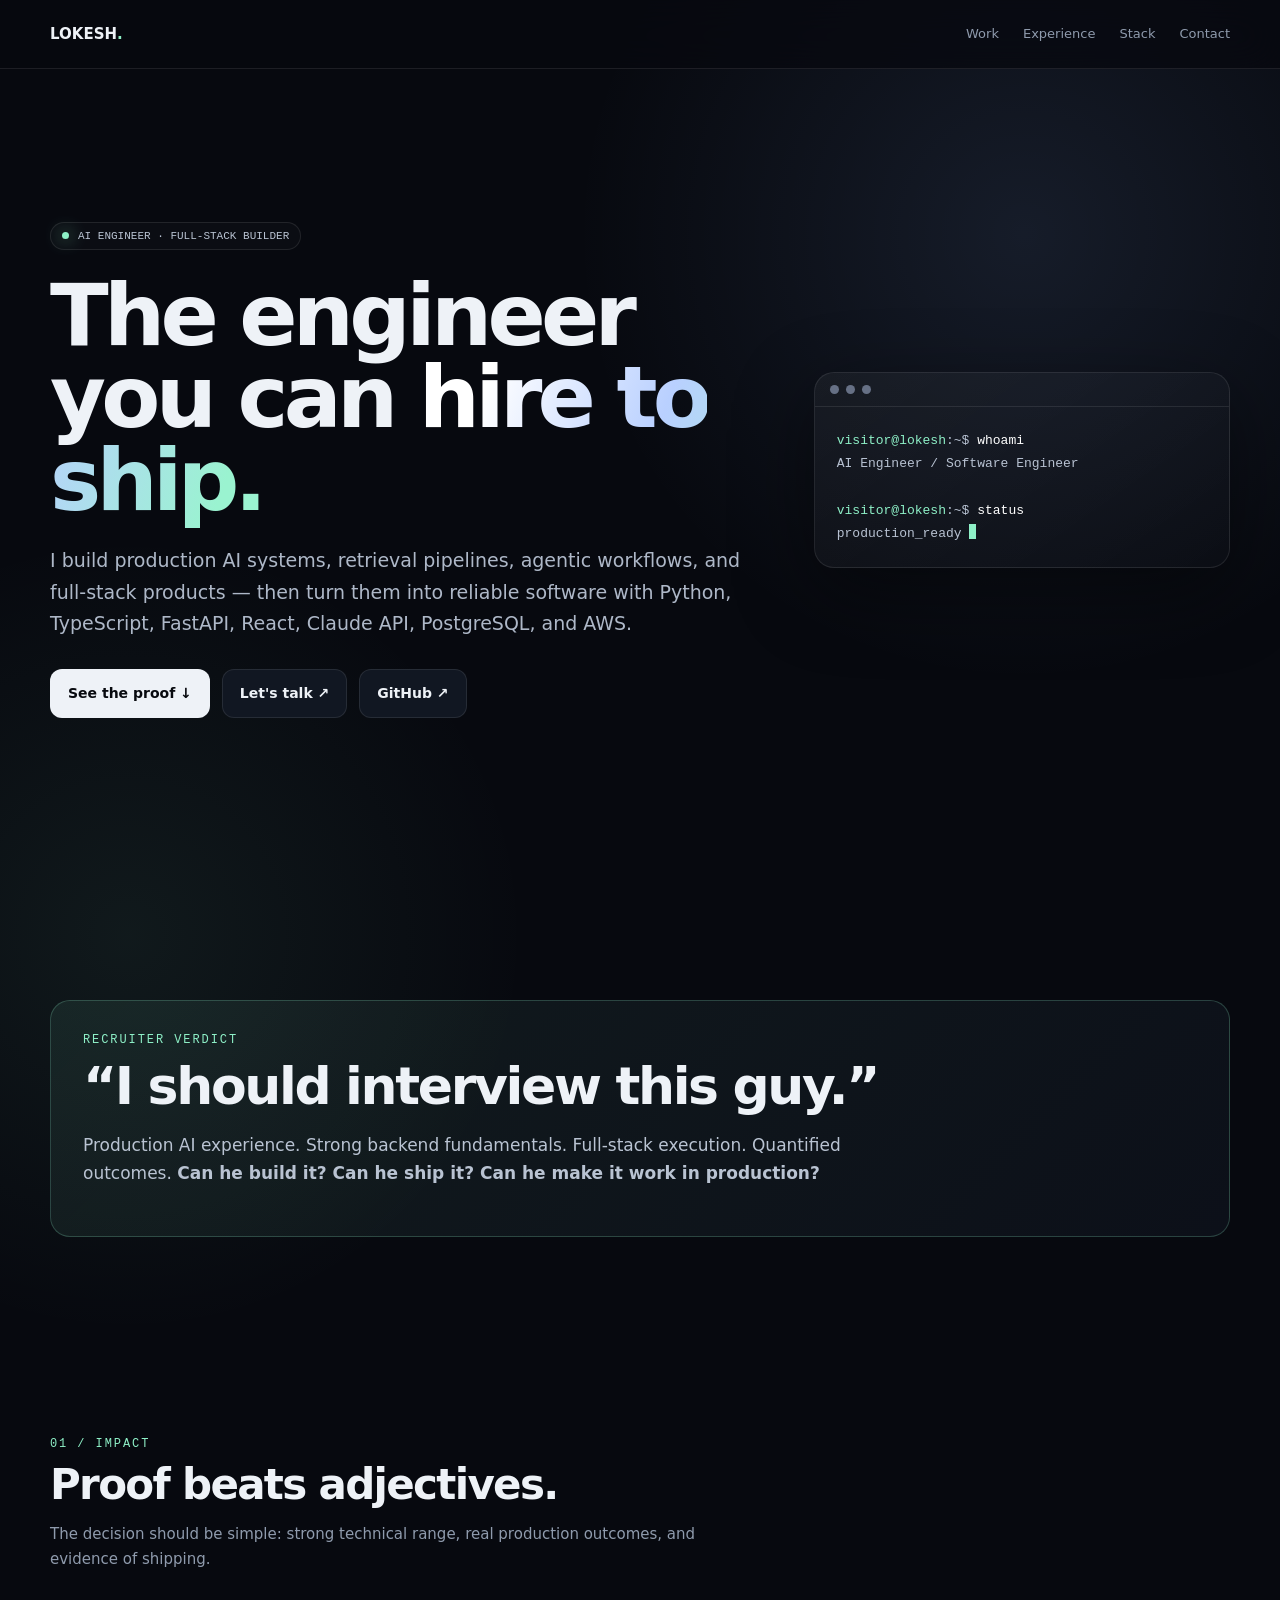
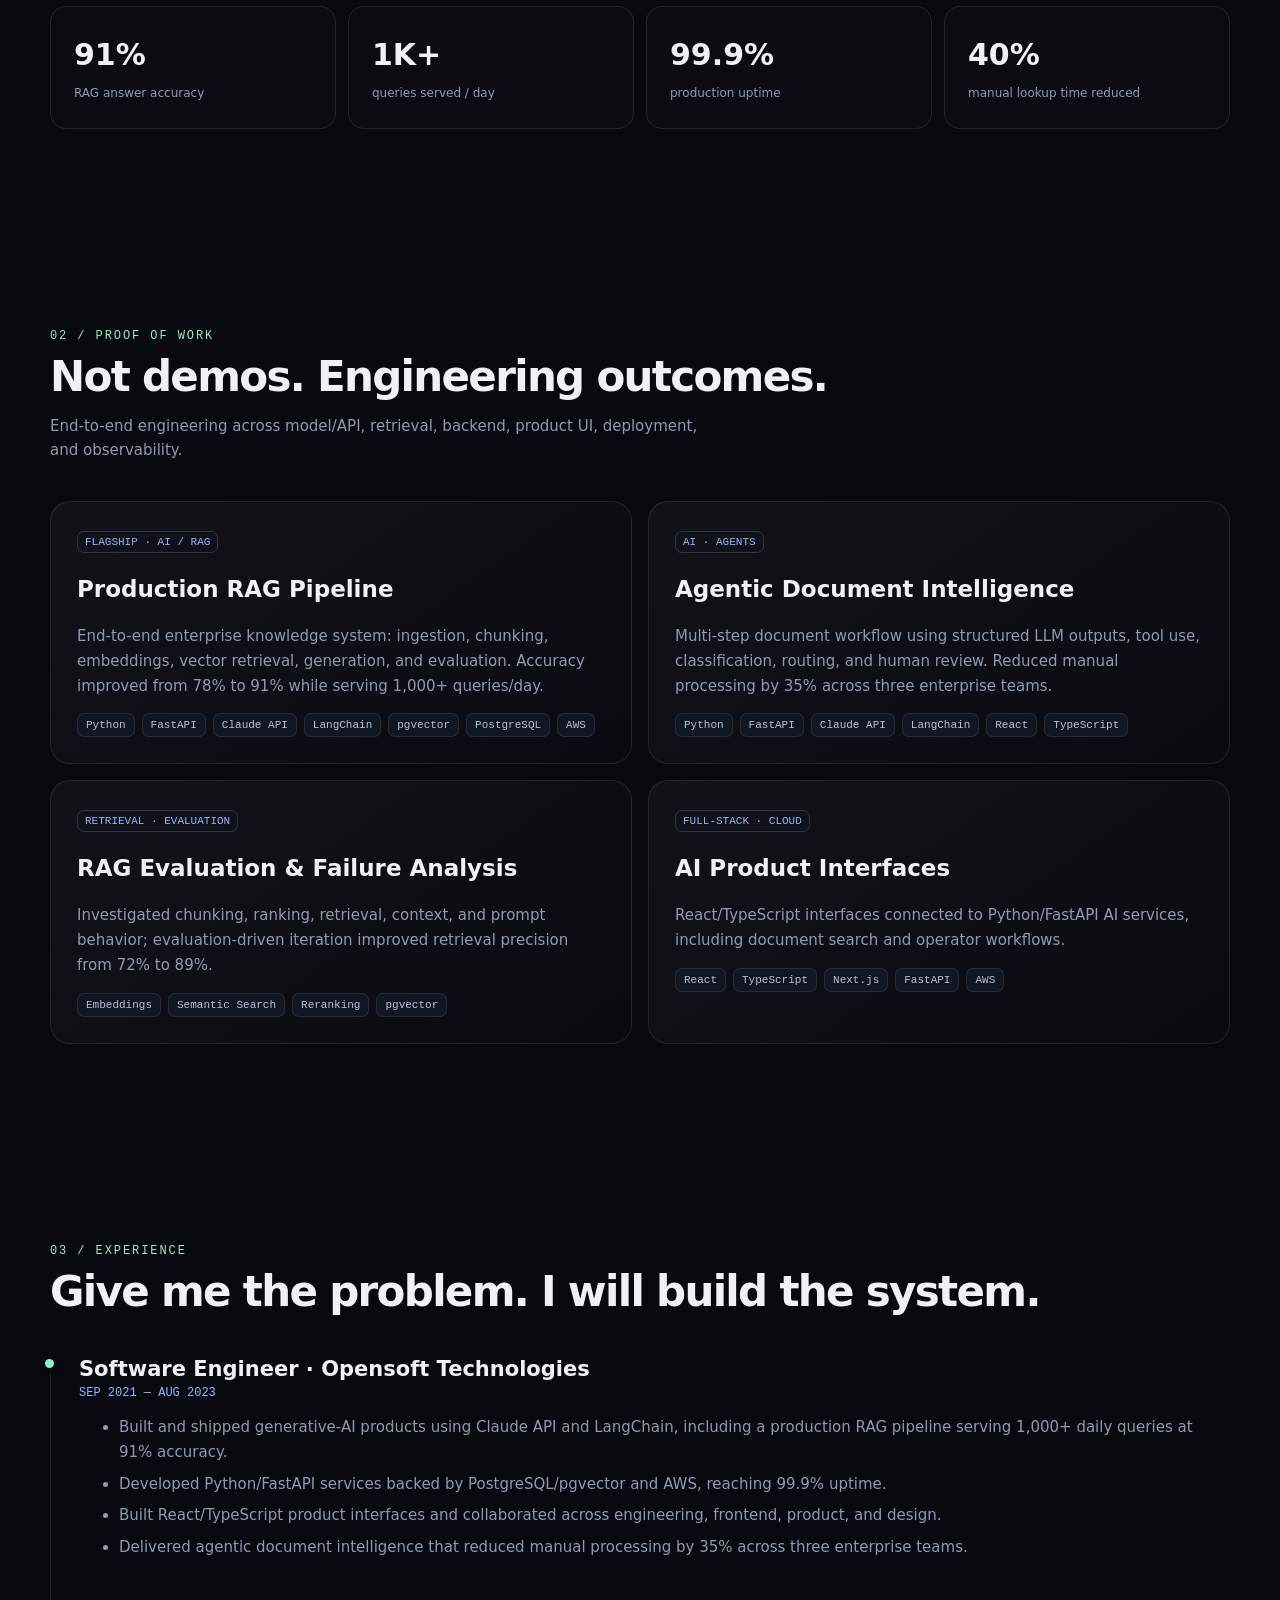
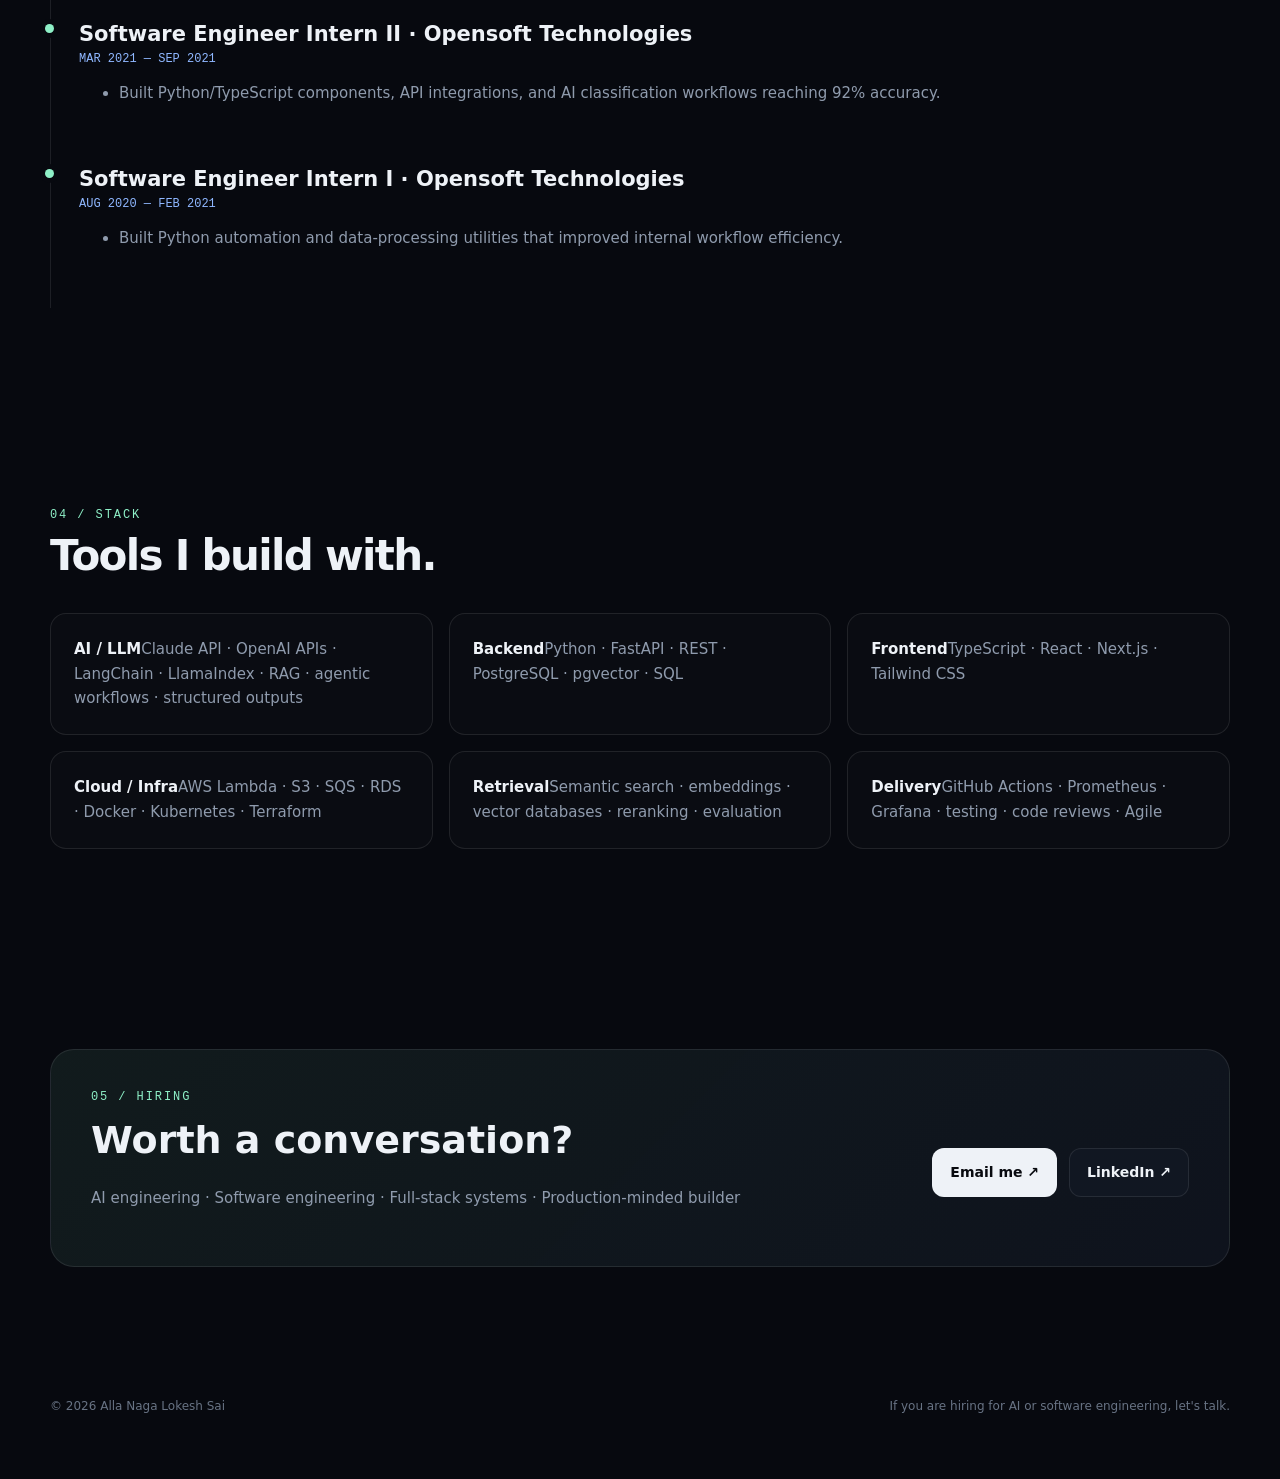
<file: recruiter/index.html>
<!doctype html>
<html lang="en">
<head>
<meta charset="utf-8">
<meta name="viewport" content="width=device-width,initial-scale=1">
<meta name="theme-color" content="#07090f">
<meta name="description" content="Alla Naga Lokesh Sai — AI Engineer and Full-Stack Builder.">
<title>Lokesh — AI Engineer · Full-Stack Builder</title>
<style>
:root{--bg:#07090f;--panel:#0d111b;--text:#eef2f7;--muted:#8f9bad;--line:rgba(255,255,255,.09);--accent:#8ef0c7;--accent2:#8fb7ff;--max:1180px}*{box-sizing:border-box}html{scroll-behavior:smooth}body{margin:0;background:radial-gradient(circle at 80% 5%,rgba(143,183,255,.11),transparent 28rem),radial-gradient(circle at 10% 20%,rgba(142,240,199,.07),transparent 25rem),var(--bg);color:var(--text);font:15px/1.65 Inter,system-ui,sans-serif}a{color:inherit;text-decoration:none}.wrap{width:min(calc(100% - 40px),var(--max));margin:auto}nav{position:fixed;top:0;left:0;right:0;z-index:10;background:rgba(7,9,15,.75);backdrop-filter:blur(18px);border-bottom:1px solid var(--line)}.nav{height:68px;display:flex;align-items:center;justify-content:space-between}.brand{font-weight:800}.brand span{color:var(--accent)}.navlinks{display:flex;gap:24px;color:var(--muted);font-size:13px}.navlinks a:hover{color:#fff}.hero{min-height:100vh;display:grid;align-items:center;padding:130px 0 90px}.hero-grid{display:grid;grid-template-columns:1.25fr .75fr;gap:70px;align-items:center}.kicker,.tag,.chip{font:11px ui-monospace,monospace}.kicker{display:inline-flex;align-items:center;gap:9px;border:1px solid var(--line);background:#ffffff05;padding:7px 11px;border-radius:999px;color:#b9c3d2}.dot{width:7px;height:7px;border-radius:50%;background:var(--accent);box-shadow:0 0 18px var(--accent)}h1{font-size:clamp(48px,7vw,86px);line-height:.96;letter-spacing:-.055em;margin:24px 0}.gradient{background:linear-gradient(110deg,#fff 15%,#b9d0ff 50%,#9af3d0 90%);-webkit-background-clip:text;color:transparent}.lead{font-size:19px;color:#aeb8c8;max-width:700px}.cta{display:flex;gap:12px;flex-wrap:wrap;margin-top:30px}.btn{padding:12px 17px;border-radius:12px;border:1px solid var(--line);background:#111722;font-weight:700;font-size:14px}.btn.primary{background:#eef2f7;color:#080a0f;border-color:transparent}.console,.card{border:1px solid var(--line);background:linear-gradient(145deg,#ffffff0b,#ffffff03);border-radius:20px}.console{overflow:hidden;box-shadow:0 24px 80px #00000073}.console-head{padding:12px 15px;border-bottom:1px solid var(--line);display:flex;gap:7px}.orb{width:9px;height:9px;border-radius:50%;background:#667085}.terminal{padding:22px;font:13px/1.8 ui-monospace,monospace;color:#b8c2d2}.prompt{color:var(--accent)}.cmd{color:#fff}.cursor{display:inline-block;width:7px;height:15px;background:var(--accent);vertical-align:-2px;animation:blink 1s infinite}@keyframes blink{50%{opacity:0}}section{padding:100px 0}.eyebrow{font:12px ui-monospace,monospace;color:var(--accent);text-transform:uppercase;letter-spacing:.16em}.section-title{font-size:42px;line-height:1.05;letter-spacing:-.04em;margin:12px 0 14px}.section-copy{color:var(--muted);max-width:680px}.stats{display:grid;grid-template-columns:repeat(4,1fr);gap:12px;margin-top:35px}.stat,.skill{padding:23px;border:1px solid var(--line);background:#ffffff04;border-radius:16px}.stat b{display:block;font-size:30px}.stat span{color:var(--muted);font-size:12px}.projects,.skills{display:grid;grid-template-columns:repeat(2,1fr);gap:16px;margin-top:38px}.skills{grid-template-columns:repeat(3,1fr);margin-top:35px}.card{padding:26px}.tag{display:inline-block;color:var(--accent2);border:1px solid #8fb7ff38;padding:4px 7px;border-radius:7px}.card h3{font-size:23px;margin:18px 0 8px}.card p,.role ul,.skill span{color:var(--muted)}.chips{display:flex;gap:7px;flex-wrap:wrap}.chip{color:#b9c3d2;background:#111722;border:1px solid var(--line);padding:5px 8px;border-radius:7px}.timeline{margin-top:38px;border-left:1px solid var(--line);padding-left:28px}.role{position:relative;padding:0 0 42px}.role:before{content:"";position:absolute;left:-34px;top:7px;width:9px;height:9px;border-radius:50%;background:var(--accent);box-shadow:0 0 0 5px var(--bg)}.role h3{margin:0;font-size:21px}.meta{color:var(--accent2);font:12px ui-monospace,monospace}.role li{margin:7px 0}.contact{border:1px solid var(--line);border-radius:24px;padding:40px;background:linear-gradient(135deg,#8ef0c714,#8fb7ff0f);display:flex;justify-content:space-between;gap:30px;align-items:center}.contact h2{font-size:38px;margin:5px 0}.contact p{color:var(--muted)}footer{padding:30px 0 60px;color:#687384;font-size:12px;display:flex;justify-content:space-between}.verdict{padding:32px;border-color:#8ef0c738;background:linear-gradient(135deg,#8ef0c714,#8fb7ff0b)}@media(max-width:850px){.hero-grid,.projects{grid-template-columns:1fr}.stats{grid-template-columns:repeat(2,1fr)}.skills{grid-template-columns:1fr}.navlinks{display:none}.contact{display:block}}@media(max-width:520px){.wrap{width:calc(100% - 28px)}section{padding:75px 0}h1{font-size:52px}.lead{font-size:17px}}
</style></head><body>
<nav><div class="wrap nav"><a class="brand" href="#">LOKESH<span>.</span></a><div class="navlinks"><a href="#work">Work</a><a href="#experience">Experience</a><a href="#stack">Stack</a><a href="#contact">Contact</a></div></div></nav>
<header class="hero"><div class="wrap hero-grid"><div><div class="kicker"><i class="dot"></i> AI ENGINEER · FULL-STACK BUILDER</div><h1>The engineer you can <span class="gradient">hire to ship.</span></h1><p class="lead">I build production AI systems, retrieval pipelines, agentic workflows, and full-stack products — then turn them into reliable software with Python, TypeScript, FastAPI, React, Claude API, PostgreSQL, and AWS.</p><div class="cta"><a class="btn primary" href="#work">See the proof ↓</a><a class="btn" href="mailto:lokeshsai.alla@gmail.com">Let's talk ↗</a><a class="btn" href="https://github.com/lokesh8286235">GitHub ↗</a></div></div><div class="console"><div class="console-head"><i class="orb"></i><i class="orb"></i><i class="orb"></i></div><div class="terminal"><div><span class="prompt">visitor@lokesh</span>:~$ <span class="cmd">whoami</span></div><div>AI Engineer / Software Engineer</div><br><div><span class="prompt">visitor@lokesh</span>:~$ <span class="cmd">status</span></div><div>production_ready <span class="cursor"></span></div></div></div></div></header>
<section id="verdict"><div class="wrap"><div class="card verdict"><div class="eyebrow">RECRUITER VERDICT</div><h2 style="font-size:clamp(30px,5vw,52px);line-height:1.05;letter-spacing:-.045em;margin:12px 0">“I should interview this guy.”</h2><p style="font-size:17px;color:#b9c3d2;max-width:820px">Production AI experience. Strong backend fundamentals. Full-stack execution. Quantified outcomes. <strong>Can he build it? Can he ship it? Can he make it work in production?</strong></p></div></div></section>
<section><div class="wrap"><div class="eyebrow">01 / impact</div><h2 class="section-title">Proof beats adjectives.</h2><p class="section-copy">The decision should be simple: strong technical range, real production outcomes, and evidence of shipping.</p><div class="stats"><div class="stat"><b>91%</b><span>RAG answer accuracy</span></div><div class="stat"><b>1K+</b><span>queries served / day</span></div><div class="stat"><b>99.9%</b><span>production uptime</span></div><div class="stat"><b>40%</b><span>manual lookup time reduced</span></div></div></div></section>
<section id="work"><div class="wrap"><div class="eyebrow">02 / proof of work</div><h2 class="section-title">Not demos. Engineering outcomes.</h2><p class="section-copy">End-to-end engineering across model/API, retrieval, backend, product UI, deployment, and observability.</p><div class="projects"><article class="card"><span class="tag">FLAGSHIP · AI / RAG</span><h3>Production RAG Pipeline</h3><p>End-to-end enterprise knowledge system: ingestion, chunking, embeddings, vector retrieval, generation, and evaluation. Accuracy improved from 78% to 91% while serving 1,000+ queries/day.</p><div class="chips"><span class="chip">Python</span><span class="chip">FastAPI</span><span class="chip">Claude API</span><span class="chip">LangChain</span><span class="chip">pgvector</span><span class="chip">PostgreSQL</span><span class="chip">AWS</span></div></article><article class="card"><span class="tag">AI · AGENTS</span><h3>Agentic Document Intelligence</h3><p>Multi-step document workflow using structured LLM outputs, tool use, classification, routing, and human review. Reduced manual processing by 35% across three enterprise teams.</p><div class="chips"><span class="chip">Python</span><span class="chip">FastAPI</span><span class="chip">Claude API</span><span class="chip">LangChain</span><span class="chip">React</span><span class="chip">TypeScript</span></div></article><article class="card"><span class="tag">RETRIEVAL · EVALUATION</span><h3>RAG Evaluation & Failure Analysis</h3><p>Investigated chunking, ranking, retrieval, context, and prompt behavior; evaluation-driven iteration improved retrieval precision from 72% to 89%.</p><div class="chips"><span class="chip">Embeddings</span><span class="chip">Semantic Search</span><span class="chip">Reranking</span><span class="chip">pgvector</span></div></article><article class="card"><span class="tag">FULL-STACK · CLOUD</span><h3>AI Product Interfaces</h3><p>React/TypeScript interfaces connected to Python/FastAPI AI services, including document search and operator workflows.</p><div class="chips"><span class="chip">React</span><span class="chip">TypeScript</span><span class="chip">Next.js</span><span class="chip">FastAPI</span><span class="chip">AWS</span></div></article></div></div></section>
<section id="experience"><div class="wrap"><div class="eyebrow">03 / experience</div><h2 class="section-title">Give me the problem. I will build the system.</h2><div class="timeline"><div class="role"><h3>Software Engineer · Opensoft Technologies</h3><div class="meta">SEP 2021 — AUG 2023</div><ul><li>Built and shipped generative-AI products using Claude API and LangChain, including a production RAG pipeline serving 1,000+ daily queries at 91% accuracy.</li><li>Developed Python/FastAPI services backed by PostgreSQL/pgvector and AWS, reaching 99.9% uptime.</li><li>Built React/TypeScript product interfaces and collaborated across engineering, frontend, product, and design.</li><li>Delivered agentic document intelligence that reduced manual processing by 35% across three enterprise teams.</li></ul></div><div class="role"><h3>Software Engineer Intern II · Opensoft Technologies</h3><div class="meta">MAR 2021 — SEP 2021</div><ul><li>Built Python/TypeScript components, API integrations, and AI classification workflows reaching 92% accuracy.</li></ul></div><div class="role"><h3>Software Engineer Intern I · Opensoft Technologies</h3><div class="meta">AUG 2020 — FEB 2021</div><ul><li>Built Python automation and data-processing utilities that improved internal workflow efficiency.</li></ul></div></div></div></section>
<section id="stack"><div class="wrap"><div class="eyebrow">04 / stack</div><h2 class="section-title">Tools I build with.</h2><div class="skills"><div class="skill"><b>AI / LLM</b><span>Claude API · OpenAI APIs · LangChain · LlamaIndex · RAG · agentic workflows · structured outputs</span></div><div class="skill"><b>Backend</b><span>Python · FastAPI · REST · PostgreSQL · pgvector · SQL</span></div><div class="skill"><b>Frontend</b><span>TypeScript · React · Next.js · Tailwind CSS</span></div><div class="skill"><b>Cloud / Infra</b><span>AWS Lambda · S3 · SQS · RDS · Docker · Kubernetes · Terraform</span></div><div class="skill"><b>Retrieval</b><span>Semantic search · embeddings · vector databases · reranking · evaluation</span></div><div class="skill"><b>Delivery</b><span>GitHub Actions · Prometheus · Grafana · testing · code reviews · Agile</span></div></div></div></section>
<section id="contact"><div class="wrap"><div class="contact"><div><div class="eyebrow">05 / hiring</div><h2>Worth a conversation?</h2><p>AI engineering · Software engineering · Full-stack systems · Production-minded builder</p></div><div class="cta"><a class="btn primary" href="mailto:lokeshsai.alla@gmail.com">Email me ↗</a><a class="btn" href="https://www.linkedin.com/in/naga-lokesh-sai-alla-538242251/">LinkedIn ↗</a></div></div></div></section>
<footer class="wrap"><span>© 2026 Alla Naga Lokesh Sai</span><span>If you are hiring for AI or software engineering, let's talk.</span></footer>
</body></html>
</file>
